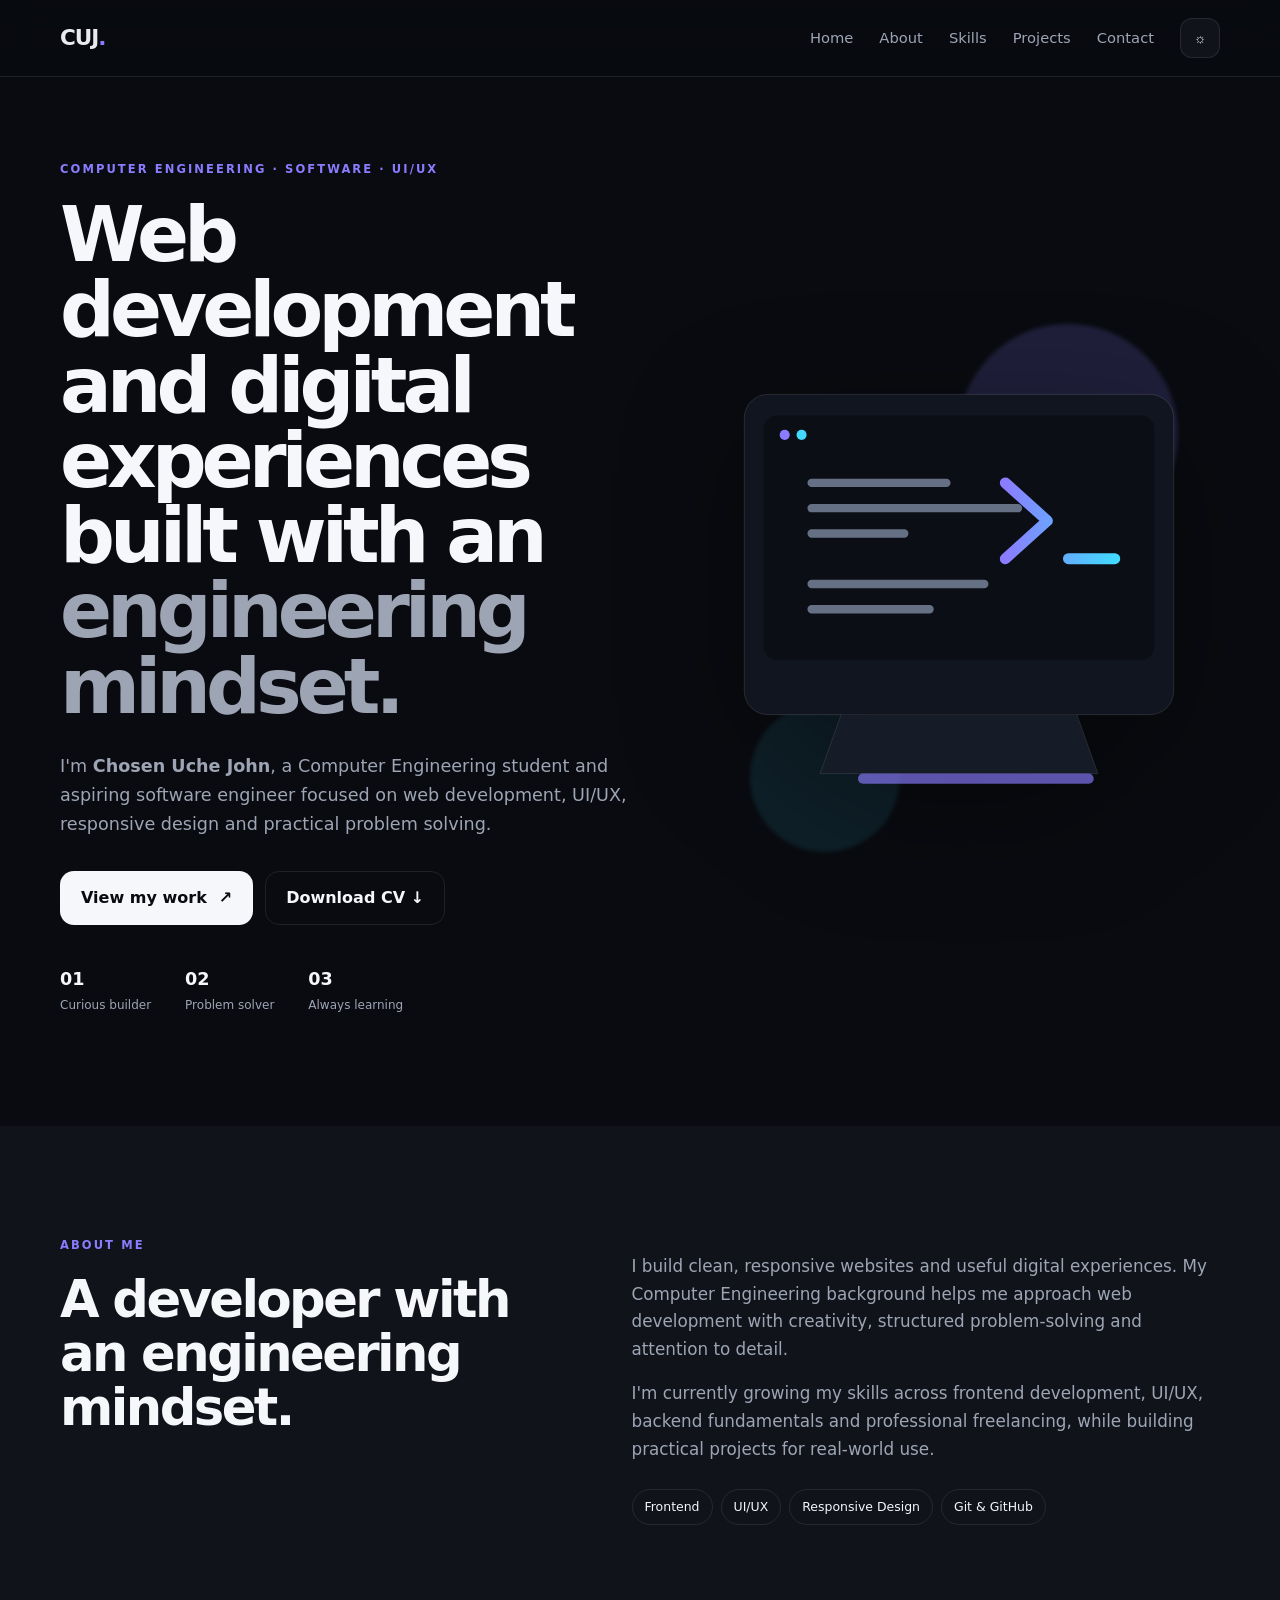
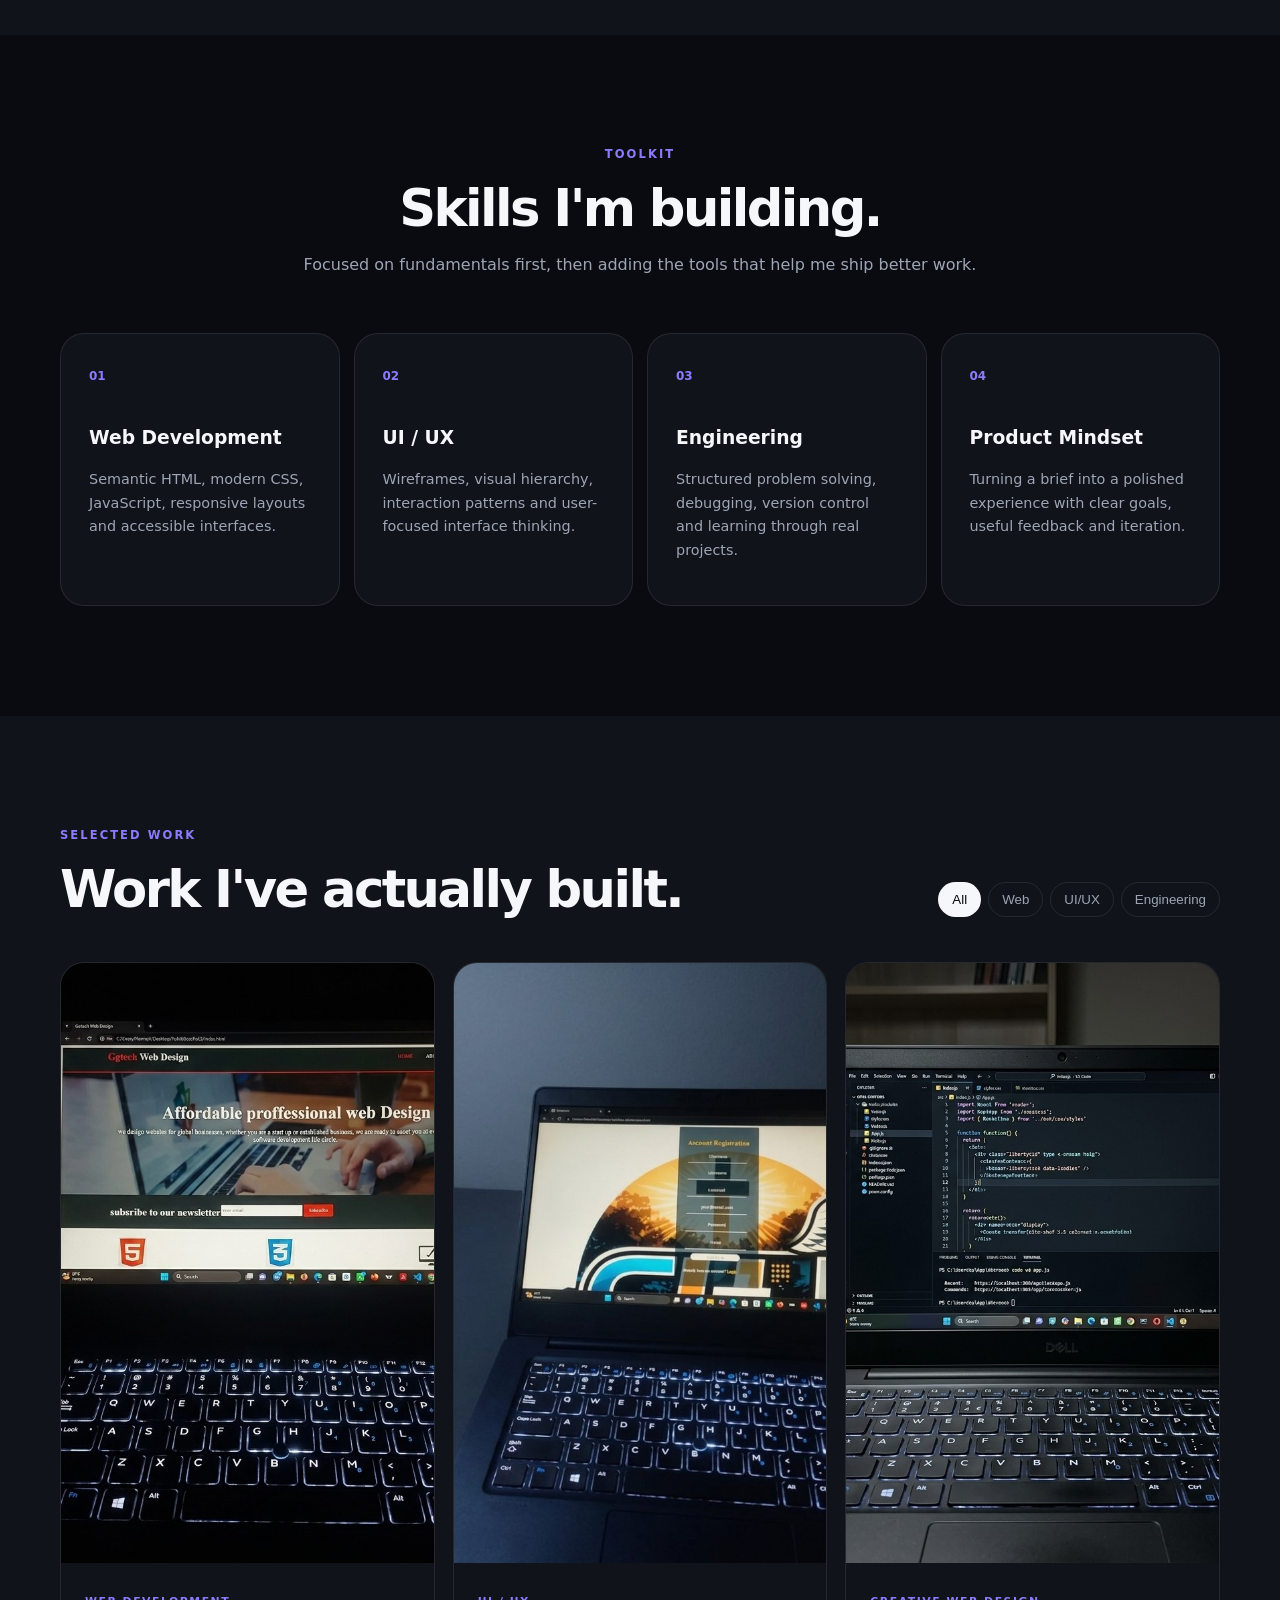
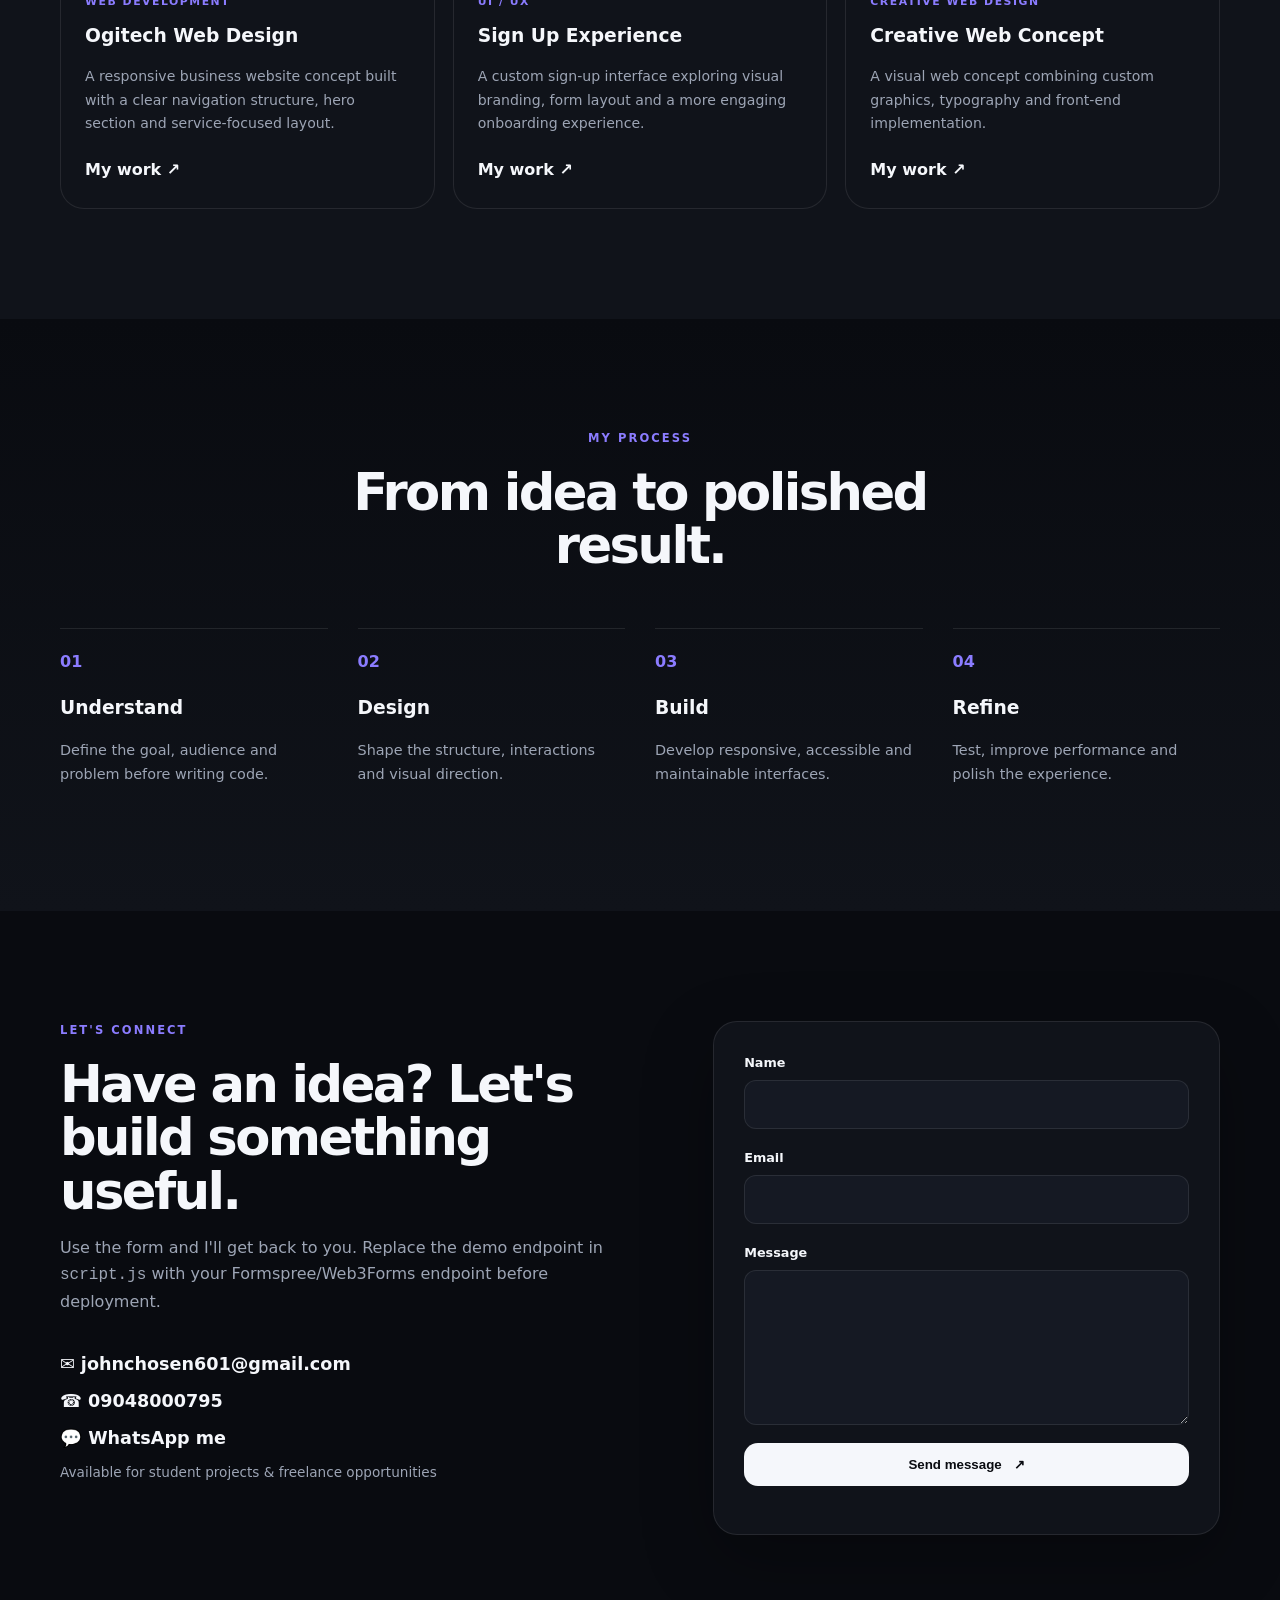
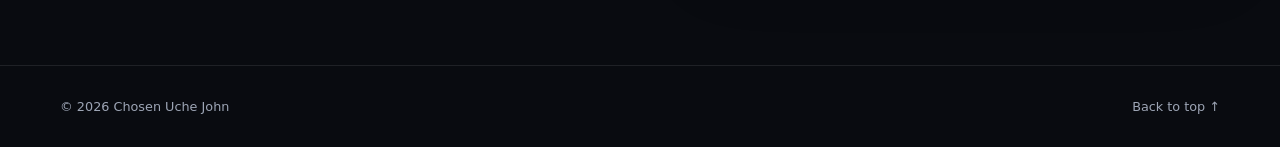
<file: index.html>
<!doctype html>
<html lang="en">
<head>
  <meta charset="utf-8">
  <meta name="viewport" content="width=device-width, initial-scale=1">
  <meta name="description" content="Chosen Uche John is a Computer Engineering student and aspiring software engineer focused on web development, UI/UX, responsive design and practical digital solutions.">
  <meta name="robots" content="index, follow">
  <meta name="theme-color" content="#0b0d12">

  <link rel="canonical" href="https://johnchosen601-rgb.github.io/johnchosen601-rgb.github.oi/">

  <meta property="og:title" content="Chosen Uche John | Web Developer & Computer Engineering Student">
  <meta property="og:description" content="Explore Chosen Uche John's web development, UI/UX projects, skills and contact information.">
  <meta property="og:type" content="website">
  <meta property="og:url" content="https://johnchosen601-rgb.github.io/johnchosen601-rgb.github.oi/">

  <meta name="twitter:card" content="summary">
  <meta name="twitter:title" content="Chosen Uche John | Web Developer & Computer Engineering Student">
  <meta name="twitter:description" content="Web development, UI/UX projects and engineering-focused digital work by Chosen Uche John.">

  <script type="application/ld+json">
  {
    "@context": "https://schema.org",
    "@type": "Person",
    "name": "Chosen Uche John",
    "url": "https://johnchosen601-rgb.github.io/johnchosen601-rgb.github.oi/",
    "jobTitle": "Computer Engineering Student and Aspiring Software Engineer",
    "knowsAbout": [
      "Web Development",
      "UI/UX Design",
      "Responsive Web Design",
      "JavaScript",
      "HTML",
      "CSS",
      "Git and GitHub"
    ]
  }
  </script>

  <title>Chosen Uche John | Web Developer & Computer Engineering Student</title>
  <link rel="preload" href="assets/hero.svg" as="image" type="image/svg+xml">
  <link rel="icon" type="image/png" href="assets/favicon.png">
  <link rel="stylesheet" href="styles.css">
</head>
<body>
  <a class="skip-link" href="#main">Skip to content</a>

  <header class="site-header">
    <nav class="nav container" aria-label="Primary navigation">
      <a class="brand" href="#home" aria-label="Chosen home"><span>CUJ</span><i>.</i></a>
      <button class="menu-btn" aria-label="Open navigation" aria-expanded="false">☰</button>
      <div class="nav-links">
        <a href="#home">Home</a>
        <a href="#about">About</a>
        <a href="#skills">Skills</a>
        <a href="#projects">Projects</a>
        <a href="#contact">Contact</a>
        <button id="themeToggle" class="icon-btn" aria-label="Toggle light and dark mode">☼</button>
      </div>
    </nav>
  </header>

  <main id="main">
    <section id="home" class="hero section">
      <div class="container hero-grid">
        <div class="hero-copy reveal">
          <p class="eyebrow">COMPUTER ENGINEERING · SOFTWARE · UI/UX</p>
          <h1>Web development and digital experiences built with an <span>engineering mindset.</span></h1>
          <p class="lead">I'm <strong>Chosen Uche John</strong>, a Computer Engineering student and aspiring software engineer focused on web development, UI/UX, responsive design and practical problem solving.</p>
          <div class="hero-actions">
            <a class="btn primary" href="#projects">View my work <span>↗</span></a>
            <a class="btn ghost" href="assets/Chosen-Uche-John-CV.pdf" download>Download CV ↓</a>
          </div>
          <div class="mini-stats">
            <div><strong>01</strong><span>Curious builder</span></div>
            <div><strong>02</strong><span>Problem solver</span></div>
            <div><strong>03</strong><span>Always learning</span></div>
          </div>
        </div>
        <div class="hero-art reveal">
          <div class="orb orb-a"></div><div class="orb orb-b"></div>
          <img src="assets/hero.svg" alt="Abstract developer workspace illustration" width="620" height="620">
        </div>
      </div>
    </section>

    <section id="about" class="section muted">
      <div class="container two-col">
        <div class="section-heading reveal">
          <p class="eyebrow">ABOUT ME</p>
          <h2>A developer with an engineering mindset.</h2>
        </div>
        <div class="about-copy reveal">
          <p>I build clean, responsive websites and useful digital experiences. My Computer Engineering background helps me approach web development with creativity, structured problem-solving and attention to detail.</p>
          <p>I'm currently growing my skills across frontend development, UI/UX, backend fundamentals and professional freelancing, while building practical projects for real-world use.</p>
          <div class="pill-row"><span>Frontend</span><span>UI/UX</span><span>Responsive Design</span><span>Git & GitHub</span></div>
        </div>
      </div>
    </section>

    <section id="skills" class="section">
      <div class="container">
        <div class="section-heading centered reveal">
          <p class="eyebrow">TOOLKIT</p>
          <h2>Skills I'm building.</h2>
          <p>Focused on fundamentals first, then adding the tools that help me ship better work.</p>
        </div>
        <div class="skill-grid">
          <article class="skill-card reveal"><b>01</b><h3>Web Development</h3><p>Semantic HTML, modern CSS, JavaScript, responsive layouts and accessible interfaces.</p></article>
          <article class="skill-card reveal"><b>02</b><h3>UI / UX</h3><p>Wireframes, visual hierarchy, interaction patterns and user-focused interface thinking.</p></article>
          <article class="skill-card reveal"><b>03</b><h3>Engineering</h3><p>Structured problem solving, debugging, version control and learning through real projects.</p></article>
          <article class="skill-card reveal"><b>04</b><h3>Product Mindset</h3><p>Turning a brief into a polished experience with clear goals, useful feedback and iteration.</p></article>
        </div>
      </div>
    </section>

    <section id="projects" class="section muted">
      <div class="container">
        <div class="section-heading project-head reveal">
          <div><p class="eyebrow">SELECTED WORK</p><h2>Work I've actually built.</h2></div>
          <div class="filters" role="group" aria-label="Filter projects">
            <button class="filter active" data-filter="all">All</button>
            <button class="filter" data-filter="web">Web</button>
            <button class="filter" data-filter="uiux">UI/UX</button>
            <button class="filter" data-filter="engineering">Engineering</button>
          </div>
        </div>
        <div class="project-grid">
          <article class="project-card reveal" data-category="web">
            <img src="assets/project-ogitech.jpg" alt="Ogitech Web Design website created by Chosen" loading="lazy" width="900" height="600">
            <div class="project-info"><span>WEB DEVELOPMENT</span><h3>Ogitech Web Design</h3><p>A responsive business website concept built with a clear navigation structure, hero section and service-focused layout.</p><a href="#" class="project-link">My work ↗</a></div>
          </article>
          <article class="project-card reveal" data-category="uiux">
            <img src="assets/project-signup.jpg" alt="Sign up interface created by Chosen" loading="lazy" width="900" height="600">
            <div class="project-info"><span>UI / UX</span><h3>Sign Up Experience</h3><p>A custom sign-up interface exploring visual branding, form layout and a more engaging onboarding experience.</p><a href="#" class="project-link">My work ↗</a></div>
          </article>
          <article class="project-card reveal" data-category="web">
            <img src="assets/project-design.jpg" alt="Creative web design work created by Chosen" loading="lazy" width="900" height="600">
            <div class="project-info"><span>CREATIVE WEB DESIGN</span><h3>Creative Web Concept</h3><p>A visual web concept combining custom graphics, typography and front-end implementation.</p><a href="#" class="project-link">My work ↗</a></div>
          </article>
        </div>
      </div>
    </section>

    <section class="section process">
      <div class="container">
        <div class="section-heading centered reveal"><p class="eyebrow">MY PROCESS</p><h2>From idea to polished result.</h2></div>
        <div class="process-grid">
          <div class="process-item reveal"><span>01</span><h3>Understand</h3><p>Define the goal, audience and problem before writing code.</p></div>
          <div class="process-item reveal"><span>02</span><h3>Design</h3><p>Shape the structure, interactions and visual direction.</p></div>
          <div class="process-item reveal"><span>03</span><h3>Build</h3><p>Develop responsive, accessible and maintainable interfaces.</p></div>
          <div class="process-item reveal"><span>04</span><h3>Refine</h3><p>Test, improve performance and polish the experience.</p></div>
        </div>
      </div>
    </section>

    <section id="contact" class="section contact-section">
      <div class="container contact-grid">
        <div class="section-heading reveal">
          <p class="eyebrow">LET'S CONNECT</p>
          <h2>Have an idea? Let's build something useful.</h2>
          <p>Use the form and I'll get back to you. Replace the demo endpoint in <code>script.js</code> with your Formspree/Web3Forms endpoint before deployment.</p>
          <div class="contact-meta"><a href="mailto:johnchosen601@gmail.com">✉ johnchosen601@gmail.com</a><a href="tel:+2349048000795">☎ 09048000795</a><a href="https://wa.me/2349048000795" target="_blank" rel="noopener noreferrer">💬 WhatsApp me</a><span>Available for student projects & freelance opportunities</span></div>
        </div>
        <form id="contactForm" class="contact-form reveal" action="https://formspree.io/f/xvkpwjje" method="POST">
          <label>Name<input name="name" autocomplete="name" required maxlength="80"></label>
          <label>Email<input type="email" name="email" autocomplete="email" required maxlength="120"></label>
          <label>Message<textarea name="message" rows="6" required maxlength="1500"></textarea></label>
          <input type="text" name="_gotcha" class="honeypot" tabindex="-1" autocomplete="off" aria-hidden="true">
          <button class="btn primary" type="submit">Send message <span>↗</span></button>
          <p id="formStatus" class="form-status" role="status"></p>
        </form>
      </div>
    </section>
  </main>

  <footer class="footer">
    <div class="container footer-row"><span>© 2026 Chosen Uche John</span><div><a href="#home">Back to top ↑</a></div></div>
  </footer>
  <script src="script.js" defer></script>
</body>
</html>
</file>
<file: styles.css>
:root{
  --bg:#090b10;--surface:#10131a;--surface2:#151923;--text:#f5f7fb;--muted:#9da5b5;
  --line:rgba(255,255,255,.09);--accent:#8b7cff;--accent2:#b8b0ff;--shadow:0 24px 70px rgba(0,0,0,.28);
  --radius:24px;--max:1160px;
}
body.light{--bg:#f7f8fc;--surface:#fff;--surface2:#eef0f6;--text:#10131a;--muted:#5f6674;--line:rgba(16,19,26,.1);--shadow:0 24px 70px rgba(25,30,50,.12)}
*{box-sizing:border-box}html{scroll-behavior:smooth}body{margin:0;background:var(--bg);color:var(--text);font:16px/1.65 Inter,ui-sans-serif,system-ui,-apple-system,Segoe UI,sans-serif;transition:background .3s,color .3s}
a{color:inherit;text-decoration:none}.container{width:min(calc(100% - 40px),var(--max));margin:auto}.section{padding:110px 0}.muted{background:var(--surface)}
.site-header{position:fixed;z-index:20;top:0;left:0;width:100%;backdrop-filter:blur(18px);background:color-mix(in srgb,var(--bg) 76%,transparent);border-bottom:1px solid var(--line)}
.nav{height:76px;display:flex;align-items:center;justify-content:space-between}.brand{font-weight:900;letter-spacing:-.05em;font-size:1.35rem}.brand i{color:var(--accent);font-style:normal}.brand span{opacity:.95}.nav-links{display:flex;align-items:center;gap:26px}.nav-links>a{font-size:.92rem;color:var(--muted);transition:.25s}.nav-links>a:hover{color:var(--text)}.icon-btn,.menu-btn{border:1px solid var(--line);background:var(--surface);color:var(--text);border-radius:12px;width:40px;height:40px;cursor:pointer}.menu-btn{display:none;font-size:1.2rem}
.hero{padding-top:160px;min-height:92vh;display:flex;align-items:center}.hero-grid{display:grid;grid-template-columns:1.05fr .95fr;gap:60px;align-items:center}.eyebrow{font-size:.72rem;font-weight:800;letter-spacing:.18em;color:var(--accent);margin:0 0 18px}.hero h1{font-size:clamp(3rem,6vw,5.7rem);line-height:.98;letter-spacing:-.065em;margin:0 0 28px}.hero h1 span{color:var(--muted)}.lead{font-size:1.1rem;color:var(--muted);max-width:680px}.hero-actions{display:flex;gap:12px;margin:32px 0}.btn{display:inline-flex;align-items:center;justify-content:center;gap:12px;padding:13px 20px;border-radius:14px;border:1px solid var(--line);font-weight:750;cursor:pointer;transition:transform .25s,box-shadow .25s,background .25s}.btn:hover{transform:translateY(-3px);box-shadow:0 12px 30px rgba(0,0,0,.18)}.primary{background:var(--text);color:var(--bg)}.ghost{background:transparent}.mini-stats{display:flex;gap:34px;margin-top:40px}.mini-stats div{display:grid;gap:2px}.mini-stats strong{font-size:1.1rem}.mini-stats span{font-size:.75rem;color:var(--muted)}.hero-art{position:relative}.hero-art img{width:100%;position:relative;z-index:2;filter:drop-shadow(0 30px 60px rgba(0,0,0,.35))}.orb{position:absolute;border-radius:50%;filter:blur(2px)}.orb-a{width:220px;height:220px;right:8%;top:8%;background:var(--accent);opacity:.18}.orb-b{width:150px;height:150px;left:10%;bottom:8%;background:#42d9ff;opacity:.1}
.two-col{display:grid;grid-template-columns:.9fr 1.1fr;gap:90px}.section-heading h2{font-size:clamp(2.2rem,4vw,4rem);line-height:1.05;letter-spacing:-.05em;margin:0}.section-heading>p:not(.eyebrow),.about-copy p{color:var(--muted)}.about-copy{font-size:1.05rem}.pill-row{display:flex;flex-wrap:wrap;gap:8px;margin-top:25px}.pill-row span{border:1px solid var(--line);padding:7px 12px;border-radius:999px;font-size:.78rem}
.centered{text-align:center;max-width:700px;margin:0 auto 55px}.skill-grid{display:grid;grid-template-columns:repeat(4,1fr);gap:14px}.skill-card{padding:28px;border:1px solid var(--line);background:var(--surface);border-radius:var(--radius);transition:transform .3s,border .3s,box-shadow .3s}.skill-card:hover{transform:translateY(-8px);border-color:color-mix(in srgb,var(--accent) 60%,transparent);box-shadow:var(--shadow)}.skill-card b{color:var(--accent);font-size:.75rem}.skill-card h3{margin:34px 0 10px}.skill-card p,.process-item p{color:var(--muted);font-size:.9rem}
.project-head{display:flex;align-items:end;justify-content:space-between;gap:30px;margin-bottom:45px}.filters{display:flex;gap:7px;flex-wrap:wrap}.filter{border:1px solid var(--line);background:transparent;color:var(--muted);padding:9px 13px;border-radius:999px;cursor:pointer}.filter.active,.filter:hover{background:var(--text);color:var(--bg)}.project-grid{display:grid;grid-template-columns:repeat(3,1fr);gap:18px}.project-card{overflow:hidden;background:var(--surface);border:1px solid var(--line);border-radius:var(--radius);transition:transform .35s,box-shadow .35s}.project-card:hover{transform:translateY(-8px);box-shadow:var(--shadow)}.project-card.hidden{display:none}.project-card>img{width:100%;display:block;aspect-ratio:1.5;object-fit:cover;transition:transform .5s}.project-card:hover>img{transform:scale(1.04)}.project-info{padding:24px}.project-info span{font-size:.68rem;letter-spacing:.14em;color:var(--accent);font-weight:800}.project-info h3{margin:7px 0}.project-info p{color:var(--muted);font-size:.88rem}.project-link{display:inline-block;margin-top:8px;font-weight:800}
.process{background:linear-gradient(180deg,var(--bg),var(--surface))}.process-grid{display:grid;grid-template-columns:repeat(4,1fr);gap:30px;margin-top:50px}.process-item{border-top:1px solid var(--line);padding-top:20px}.process-item span{color:var(--accent);font-weight:900}.process-item h3{margin:18px 0 5px}
.contact-section{padding-bottom:130px}.contact-grid{display:grid;grid-template-columns:1fr .9fr;gap:90px;align-items:start}.contact-meta{display:grid;gap:8px;margin-top:35px}.contact-meta a{font-size:1.1rem;font-weight:800}.contact-meta span{color:var(--muted);font-size:.85rem}.contact-form{display:grid;gap:18px;padding:30px;background:var(--surface);border:1px solid var(--line);border-radius:var(--radius);box-shadow:var(--shadow)}label{display:grid;gap:7px;font-size:.8rem;font-weight:750}input,textarea{width:100%;border:1px solid var(--line);background:var(--surface2);color:var(--text);border-radius:12px;padding:13px 14px;font:inherit;outline:none;transition:border .2s}input:focus,textarea:focus{border-color:var(--accent)}textarea{resize:vertical}.honeypot{position:absolute;left:-10000px}.form-status{margin:0;color:var(--muted);font-size:.82rem}.footer{border-top:1px solid var(--line);padding:30px 0;color:var(--muted);font-size:.8rem}.footer-row{display:flex;justify-content:space-between}
.skip-link{position:fixed;left:10px;top:-50px;background:var(--text);color:var(--bg);padding:10px;z-index:100}.skip-link:focus{top:10px}.reveal{opacity:0;transform:translateY(22px);transition:opacity .7s ease,transform .7s ease}.reveal.visible{opacity:1;transform:none}
@media(max-width:900px){.hero-grid,.two-col,.contact-grid{grid-template-columns:1fr}.hero-art{max-width:560px;margin:auto}.skill-grid{grid-template-columns:repeat(2,1fr)}.project-grid{grid-template-columns:1fr 1fr}.process-grid{grid-template-columns:1fr 1fr}.contact-grid{gap:45px}}
@media(max-width:700px){.container{width:min(calc(100% - 28px),var(--max))}.section{padding:80px 0}.nav-links{position:absolute;top:76px;left:14px;right:14px;padding:18px;background:var(--surface);border:1px solid var(--line);border-radius:18px;display:none;flex-direction:column;align-items:stretch}.nav-links.open{display:flex}.nav-links>a{padding:8px}.menu-btn{display:block}.hero{padding-top:125px}.hero h1{font-size:clamp(2.7rem,13vw,4rem)}.hero-actions{flex-direction:column;align-items:stretch}.mini-stats{gap:18px;justify-content:space-between}.project-head{display:block}.filters{margin-top:25px}.project-grid,.skill-grid,.process-grid{grid-template-columns:1fr}.two-col{gap:35px}.footer-row{gap:20px;flex-direction:column}}
@media(prefers-reduced-motion:reduce){html{scroll-behavior:auto}.reveal{transition:none}.project-card,.skill-card,.btn{transition:none}}
</file>
